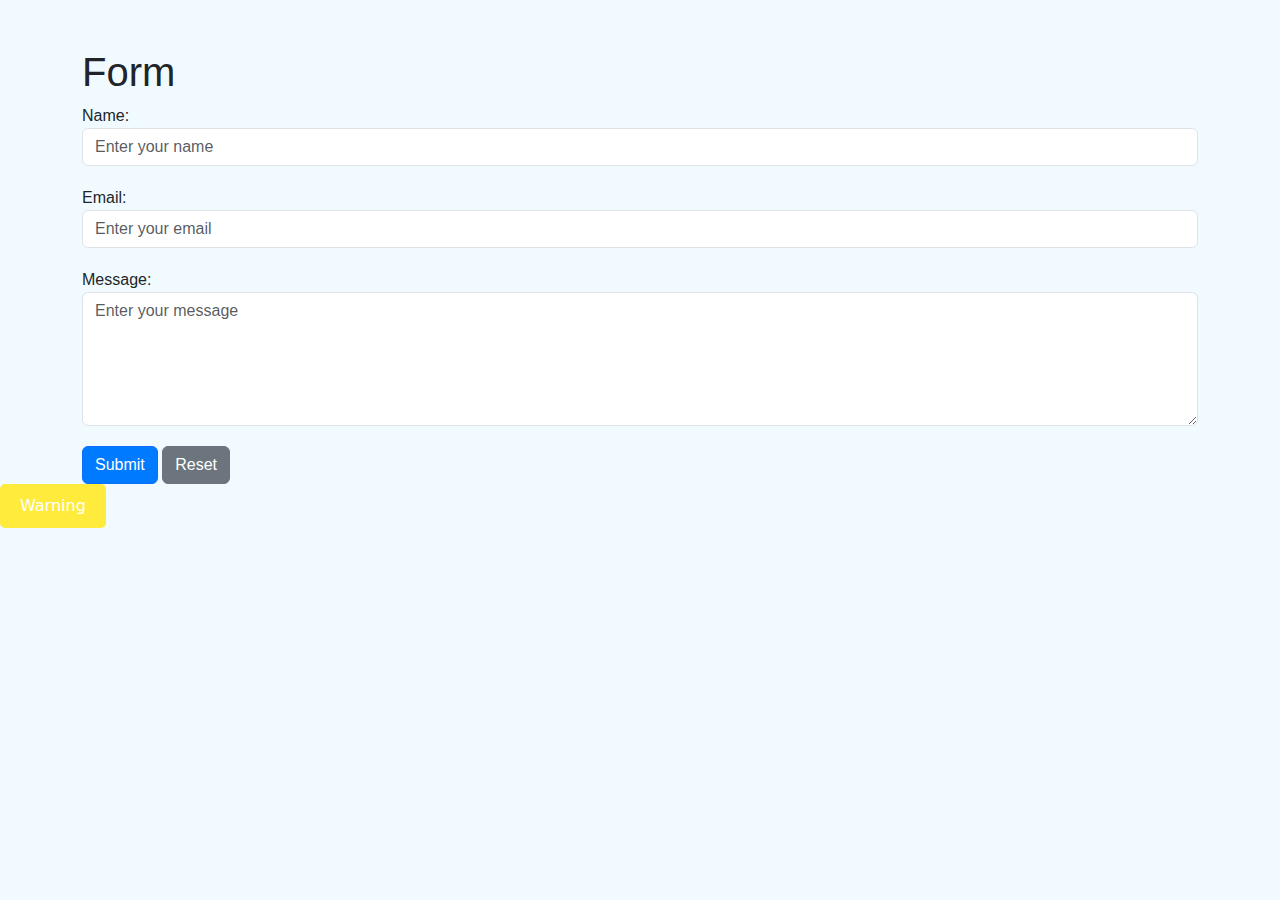
<file: form.html>
<!DOCTYPE html>
<html lang="en">
<head>
	<meta charset="UTF-8">
	<meta content="IE=edge" http-equiv="X-UA-Compatible">
	<meta content="width=device-width, initial-scale=1.0" name="viewport">
	<title> Aruzhan's Website</title>
    <link rel="stylesheet" href="https://cdn.jsdelivr.net/npm/bootstrap-icons@1.11.1/font/bootstrap-icons.css">
    <link href="https://cdn.jsdelivr.net/npm/bootstrap@5.1.0/dist/css/bootstrap.min.css" rel="stylesheet">
  <link href="https://cdnjs.cloudflare.com/ajax/libs/animate.css/3.7.2/animate.min.css" rel="stylesheet">
    <link rel="stylesheet" href="styles.css">
	<link rel="icon" href="favicon.png" type="image/x-icon">
	<link rel="stylesheet" href="https://cdnjs.cloudflare.com/ajax/libs/font-awesome/5.15.3/css/all.min.css">
	<script src="https://code.jquery.com/jquery-3.6.0.min.js"></script>
</head>
<body>
    <div class="container mt-5">
        <h1>Form</h1>
        <form>    
          <div class="form-group">
            <label for="name">Name:</label>
            <input type="text" class="form-control" id="name" placeholder="Enter your name">
          </div>      
          <div class="form-group">
            <label for="email">Email:</label>
            <input type="email" class="form-control" id="email" placeholder="Enter your email">
          </div>
          <div class="form-group">
            <label for="message">Message:</label>
            <textarea class="form-control" id="message" rows="5" placeholder="Enter your message"></textarea>
          </div>
    
          <button type="submit" class="btn btn-primary">Submit</button>
          <button type="reset" class="btn btn-secondary">Reset</button>
        </form>
      </div>  
<div class="tooltip-container" id="tooltipContainer"></div>  
<button id="myBtn">Warning</button>
<div id="myModal" class="modal">
  <div class="modal-content">
    <span class="close">&times;</span>
    <p>you have to fill out the form correctly.So that you get feedback</p>
  </div>
<script>
  var modal = document.getElementById("myModal");


var btn = document.getElementById("myBtn");


var span = document.getElementsByClassName("close")[0];


btn.onclick = function() {
  modal.style.display = "block";
}

span.onclick = function() {
  modal.style.display = "none";
}


window.onclick = function(event) {
  if (event.target == modal) {
    modal.style.display = "none";
  }
}

        function showTooltip() {
            
            const tooltip = document.createElement('div');
            tooltip.className = 'tooltip-text';
            tooltip.textContent = 'Click it!';

           
            document.getElementById('tooltipContainer').appendChild(tooltip);

            setTimeout(() => {
                tooltip.remove();
            }, 3000);
        }
        const myBtn = document.getElementById('myBtn');
        myBtn.addEventListener('mouseover', showTooltip);
    </script>
</script>
</div>
</body>
</html>
</file>
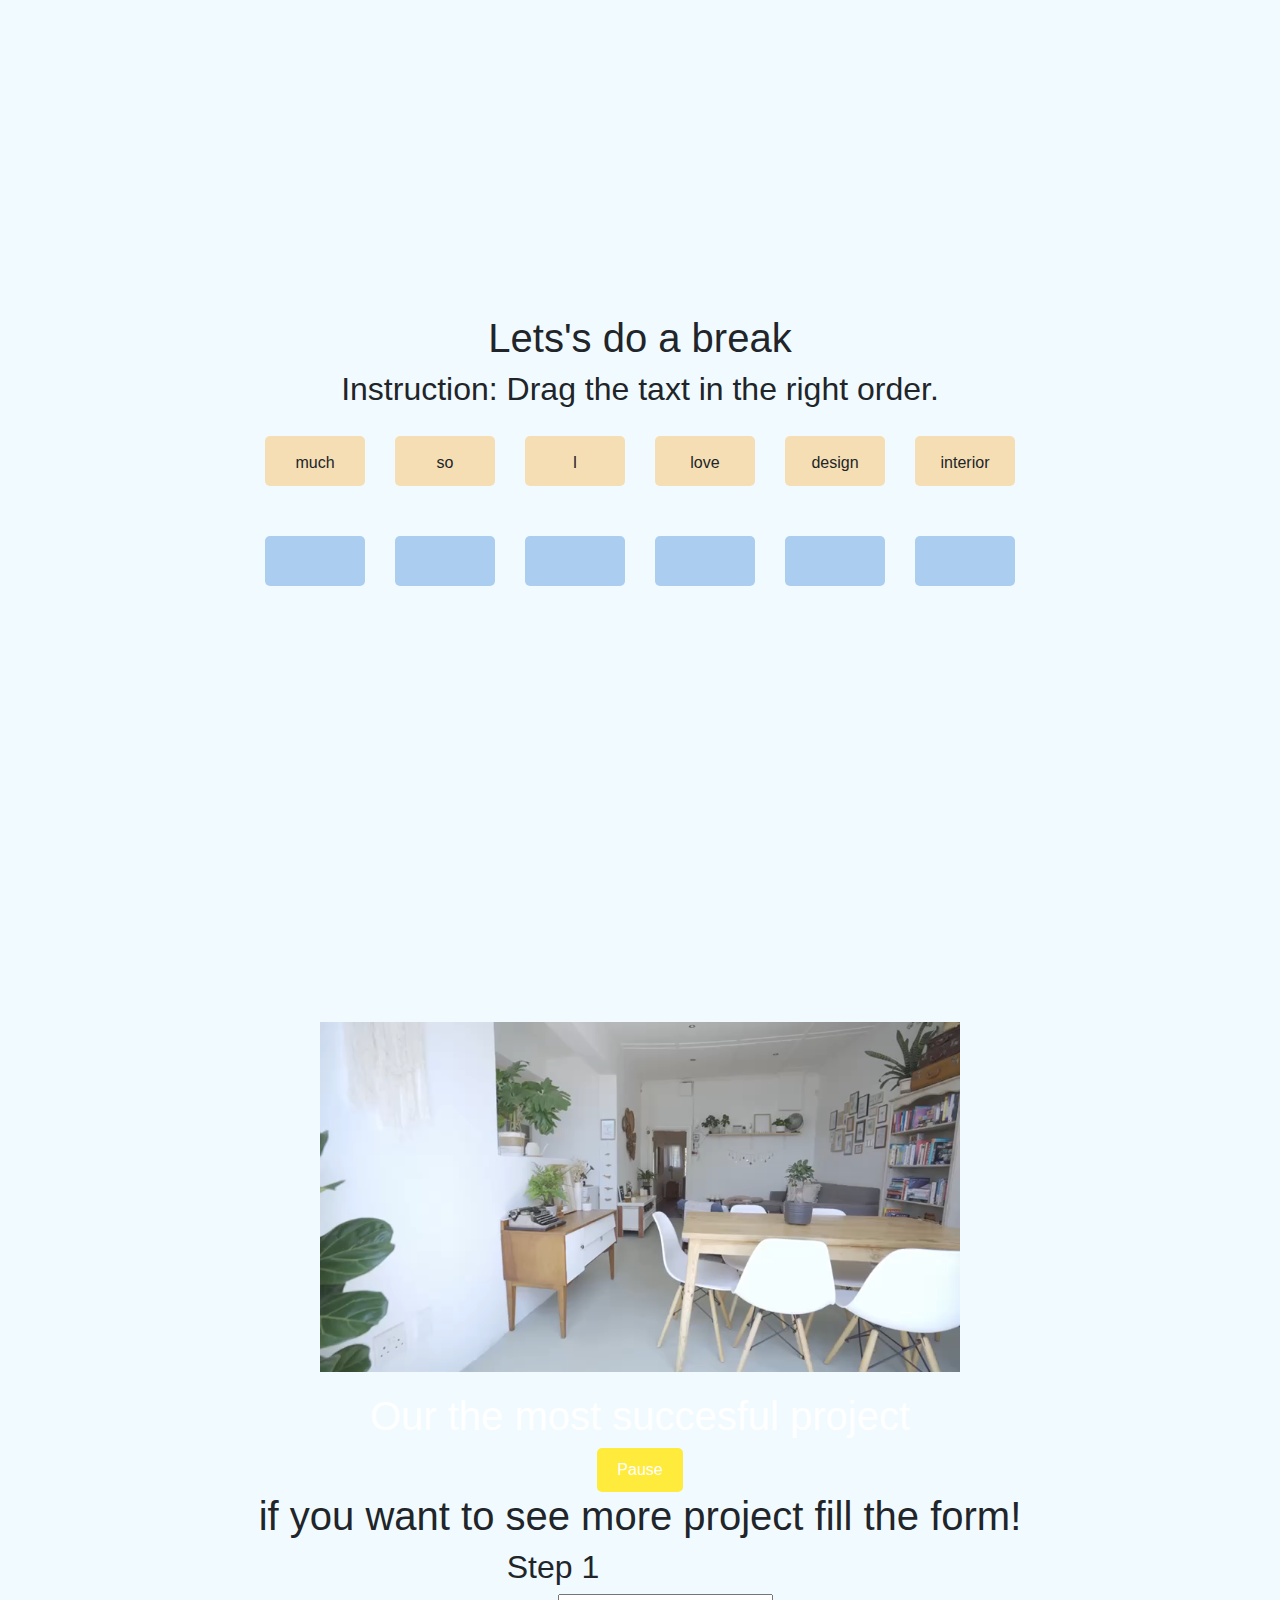
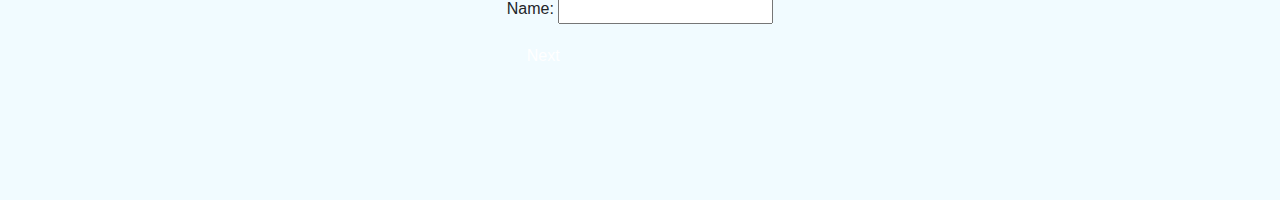
<file: news.html>
<!DOCTYPE html>
<html lang="en">
<head>
	<meta charset="UTF-8">
	<meta content="IE=edge" http-equiv="X-UA-Compatible">
	<meta content="width=device-width, initial-scale=1.0" name="viewport">
	<title> Aruzhan's Website</title>
    <link rel="stylesheet" href="https://cdn.jsdelivr.net/npm/bootstrap-icons@1.11.1/font/bootstrap-icons.css">
    <link href="https://cdn.jsdelivr.net/npm/bootstrap@5.1.0/dist/css/bootstrap.min.css" rel="stylesheet">
  <link href="https://cdnjs.cloudflare.com/ajax/libs/animate.css/3.7.2/animate.min.css" rel="stylesheet">
    <link rel="stylesheet" href="styles.css">
	<link rel="icon" href="favicon.png" type="image/x-icon">
	<link rel="stylesheet" href="https://cdnjs.cloudflare.com/ajax/libs/font-awesome/5.15.3/css/all.min.css">
	<script src="https://code.jquery.com/jquery-3.6.0.min.js"></script>
</head>
<body>
    <section>
        <h1>Lets's do a break</h1>
<h2>Instruction: Drag the taxt in the right order.</h2>
<div id="jumbledWordsWrapper">
  <span id="much" data-source-id="much" draggable="true">much</span>
  <span id="so" data-source-id="so" draggable="true">so</span>
  <span id="I" data-source-id="I" draggable="true">I</span>
  <span id="love" data-source-id="love" draggable="true">love</span>
  <span id="design" data-source-id="design" draggable="true">design</span>
  <span id="interior" data-source-id="interior" draggable="true">interior</span
</div>
<div id="orderedWordsWrapper">
  <span data-target-id="I"></span>
  <span data-target-id="love"></span>
  <span data-target-id="interior"></span>
  <span data-target-id="design"></span>
  <span data-target-id="so"></span>
  <span data-target-id="much"></span>
</div>
<script>
    const jumbledWords = document.querySelectorAll('#jumbledWordsWrapper > span');
const orderedWords = document.querySelectorAll('#orderedWordsWrapper > span');
jumbledWords.forEach(el => {
  el.addEventListener('dragstart', dragStartHandler);
  el.addEventListener('dragend', dragEndHandler);
})
orderedWords.forEach(el => {
  el.addEventListener('dragenter', dragEnterHandler);
  el.addEventListener('dragover', dragOverHandler);
  el.addEventListener('dragleave', dragLeaveHandler);
  el.addEventListener('drop', dropHandler);
})
function dragStartHandler(e) {
  e.dataTransfer.setData('text', e.target.getAttribute('data-source-id'));
  e.target.style = 'opacity: 0.3';
}
function dragEndHandler(e) {
  e.target.style = 'opacity: 1';
}
function dragEnterHandler(e) {
  e.target.style = 'border: 2px dashed gray; box-sizing: border-box; background: whitesmoke';
}
function dragOverHandler(e) {
  event.preventDefault();
}
function dragLeaveHandler(e) {
  e.target.style = 'border: none; background: #abcdef';
}
function dropHandler(e) {
  e.preventDefault();
  dragLeaveHandler(e); 
  
  const dataSourceId = e.dataTransfer.getData('text'); 
  const dataTargetId = e.target.getAttribute('data-target-id');
  
  if(dataSourceId === dataTargetId) {
    e.target.insertAdjacentHTML('afterbegin', dataSourceId);
    e.target.style = 'border: none; background: #abcdef';
    
    let sourceElemDataId = 'span[data-source-id="' + dataSourceId + '"]';
    let sourceElemSpanTag = document.querySelector(sourceElemDataId);
    
    Object.assign(sourceElemSpanTag, {
      className: 'no-longer-draggable',
      draggable: false,
    });
  }
  
}

</script>
    </section>
    <section> 
<video autoplay muted loop id="myVideo">
    <source src="doc_2023-11-23_23-19-08.mp4" type="video/mp4">
  </video>
  

  <div class="content">
    <h1>Our the most succesful project</h1>
   
    
    <button id="myBtn" onclick="myFunction()">Pause</button>
  </div>
  <h1>if you want to see more project fill the form!</h1>

  <div id="step1" class="form-step active">
      <h2>Step 1</h2>
      <label for="name">Name:</label>
      <input type="text" id="name">
      <br>
      <button onclick="nextStep()">Next</button>
  </div>
  
  <div id="step2" class="form-step">
      <h2>Step 2</h2>
      <label for="email">Email:</label>
      <input type="email" id="email">
      <br>
      <button onclick="prevStep()">Previous</button>
      <button onclick="nextStep()">Next</button>
  </div>
  
  <div id="step3" class="form-step">
      <h2>Step 3</h2>
      <label for="password">Password:</label>
      <input type="password" id="password">
      <br>
      <button onclick="prevStep()">Previous</button>
      <button onclick="submitForm()">Submit</button>
  </div>
  
    </section>
    <script>
var video = document.getElementById("myVideo");


var btn = document.getElementById("myBtn");


function myFunction() {
  if (video.paused) {
    video.play();
    btn.innerHTML = "Pause";
  } else {
    video.pause();
    btn.innerHTML = "Play";
  }
}

    let currentStep = 1;

    function nextStep() {
        if (currentStep < 3) {
            document.getElementById(`step${currentStep}`).classList.remove('active');
            currentStep++;
            document.getElementById(`step${currentStep}`).classList.add('active');
        }
    }

    function prevStep() {
        if (currentStep > 1) {
            document.getElementById(`step${currentStep}`).classList.remove('active');
            currentStep--;
            document.getElementById(`step${currentStep}`).classList.add('active');
        }
    }

    function submitForm() {
        alert('Form submitted!');
    }
</script>

</body>
</html>
</file>
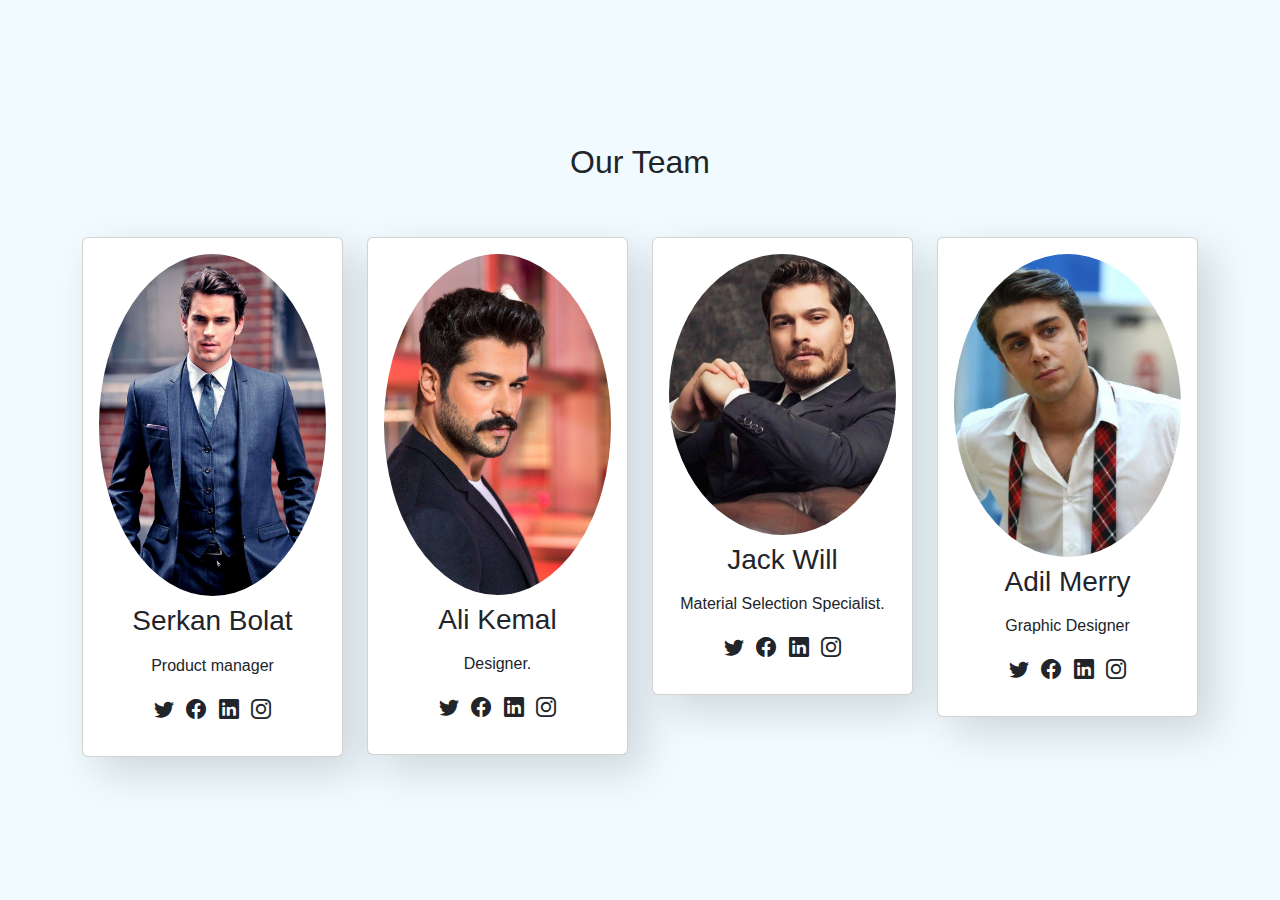
<file: team.html>
<!DOCTYPE html>
<html lang="en">
<head>
	<meta charset="UTF-8">
	<meta content="IE=edge" http-equiv="X-UA-Compatible">
	<meta content="width=device-width, initial-scale=1.0" name="viewport">
	<title> Aruzhan's Website</title>
    <link rel="stylesheet" href="https://cdn.jsdelivr.net/npm/bootstrap-icons@1.11.1/font/bootstrap-icons.css">
    <link href="https://cdn.jsdelivr.net/npm/bootstrap@5.1.0/dist/css/bootstrap.min.css" rel="stylesheet">
  <link href="https://cdnjs.cloudflare.com/ajax/libs/animate.css/3.7.2/animate.min.css" rel="stylesheet">
    <link rel="stylesheet" href="styles.css">
</head>
<body>
    <div id="message-container"></div>
    <section class="team section-padding" id="team">
		<div class="container">
			<div class="row">
				<div class="col-md-12">
					<div class="section-header text-center pb-5">
						<h2>Our Team</h2>
					</div>
				</div>
			</div>
			<div class="row">
				<div class="col-12 col-md-6 col-lg-3">
					<div class="card text-center">
						<div class="card-body">
							<img alt="person first" class="img-fluid rounded-circle" src="person1.jpg">
							<h3 class="card-title py-2">Serkan Bolat</h3>
							<p class="card-text">Product manager</p>
							<p class="socials"><i class="bi bi-twitter text-dark mx-1"></i> <i class="bi bi-facebook text-dark mx-1"></i> <i class="bi bi-linkedin text-dark mx-1"></i> <i class="bi bi-instagram text-dark mx-1"></i></p>
						</div>
					</div>
				</div>
				<div class="col-12 col-md-6 col-lg-3">
					<div class="card text-center">
						<div class="card-body">
							<img alt="second person" class="img-fluid rounded-circle" src="person2.jpg">
							<h3 class="card-title py-2">Ali Kemal</h3>
							<p class="card-text">Designer.</p>
							<p class="socials"><i class="bi bi-twitter text-dark mx-1"></i> <i class="bi bi-facebook text-dark mx-1"></i> <i class="bi bi-linkedin text-dark mx-1"></i> <i class="bi bi-instagram text-dark mx-1"></i></p>
						</div>
					</div>
				</div>
				<div class="col-12 col-md-6 col-lg-3">
					<div class="card text-center">
						<div class="card-body">
							<img alt="third person" class="img-fluid rounded-circle" src="person3.jpg">
							<h3 class="card-title py-2">Jack Will</h3>
							<p class="card-text">Material Selection Specialist.</p>
							<p class="socials"><i class="bi bi-twitter text-dark mx-1"></i> <i class="bi bi-facebook text-dark mx-1"></i> <i class="bi bi-linkedin text-dark mx-1"></i> <i class="bi bi-instagram text-dark mx-1"></i></p>
						</div>
					</div>
				</div>
				<div class="col-12 col-md-6 col-lg-3">
					<div class="card text-center">
						<div class="card-body">
							<img alt="person " class="img-fluid rounded-circle" src="person5.jpg">
							<h3 class="card-title py-2">Adil Merry</h3>
							<p class="card-text">Graphic Designer</p>
							<p class="socials"><i class="bi bi-twitter text-dark mx-1"></i> <i class="bi bi-facebook text-dark mx-1"></i> <i class="bi bi-linkedin text-dark mx-1"></i> <i class="bi bi-instagram text-dark mx-1"></i></p>
						</div>
					</div>
				</div>
			</div>
		</div>
	</section>
</body>
</html>
</file>
<file: styles.css>
* {
    font-family: 'Montserrat', sans-serif;
}

body {
    background: #f1fbff;
}

.section-padding {
    padding: 100px 0;
}

.carousel-item {
    height: 100vh;
    min-height: 300px;
}

.carousel-caption {
    bottom: 220px;
    z-index: 2;
}

.carousel-caption h5 {
    font-size: 45px;
    text-transform: uppercase;
    letter-spacing: 2px;
    margin-top: 25px;
}

.carousel-caption p {
    width: 60%;
    margin: auto;
    font-size: 18px;
    line-height: 1.9;
}

.carousel-inner:before {
    content: '';
    position: absolute;
    width: 100%;
    height: 100%;
    top: 0;
    left: 0;
    background: rgba(0, 0, 0, 0.7);
    z-index: 1;
}

.navbar .getstarted {
    background: #106eea;
    margin-left: 30px;
    border-radius: 4px;
    font-weight: 400;
    color: #fff;
    text-decoration: none;
    padding: .5rem 1rem;
    line-height: 2.3;
}

.navbar-nav a {
    font-size: 15px;
    text-transform: uppercase;
    font-weight: 500;
}

.navbar-light .navbar-brand {
    color: #000;
    font-size: 25px;
    text-transform: uppercase;
    font-weight: bold;
    letter-spacing: 2px;
}

.navbar-light .navbar-brand:focus, .navbar-light .navbar-brand:hover {
    color: #000;
}

.navbar-light .navbar-nav .nav-link {
    color: #000;
}

.navbar-light .navbar-nav .nav-link:focus, .navbar-light .navbar-nav .nav-link:hover {
    color: #000;
}

.w-100 {
    height: 100vh;
}

.navbar-toggler {
    padding: 1px 5px;
    font-size: 18px;
    line-height: 0.3;
    background: #fff;
}

.portfolio .card {
    box-shadow: 15px 15px 40px rgba(0, 0, 0, 0.15);
}

.team .card {
    box-shadow: 15px 15px 40px rgba(0, 0, 0, 0.15);
}

.services .card-body i {
    font-size: 50px;
}

.team .card-body i {
    font-size: 20px;
}

@media only screen and (min-width: 768px) and (max-width: 991px) {
    .carousel-caption {
        bottom: 370px;
    }

    .carousel-caption p {
        width: 100%;
    }

    .card {
        margin-bottom: 30px;
    }

    .img-area img {
        width: 100%;
    }
}

@media only screen and (max-width: 767px) {
    .navbar-nav {
        text-align: center;
    }

    .carousel-caption {
        bottom: 125px;
    }

    .carousel-caption h5 {
        font-size: 17px;
    }

    .carousel-caption a {
        padding: 10px 15px;
        font-size: 15px;
    }

    .carousel-caption p {
        width: 100%;
        line-height: 1.6;
        font-size: 12px;
    }

    .about-text {
        padding-top: 50px;
    }

    .card {
        margin-bottom: 30px;
    }
}


button {
    padding: 10px 20px;
    background-color: #007BFF;
    color: #fff;
    border: none;
    border-radius: 3px;
    cursor: pointer;
}

button:hover {
    background-color: #0056b3;
}

.tab-container {
    display: flex;
    flex-direction: column;
    width: 300px;
    margin: 0 auto;
}

.tab-button {
    background-color: #007BFF;
    color: #fff;
    padding: 10px 20px;
    border: none;
    cursor: pointer;
    font-size: 16px;
    margin-bottom: 5px;
}

.tab-button:hover {
    background-color: #0056b3;
}

.tab-content {
    display: none;
    padding: 15px;
    border: 1px solid #ccc;
    border-top: none;
    background-color: #f9f9f9;
}

  .form-group {
    margin-bottom: 20px; 
  }
  
  
  
  .btn-primary {
    background-color: #007bff; 
    color: #fff; 
  }
  
  .btn-secondary {
    background-color: #6c757d; 
    color: #fff; 
  }
  
 
  .form-control:focus {
    border-color: #007bff; 
    box-shadow: 0 0 0 0.2rem rgba(0, 123, 255, 0.25);
  }
   #playButton {
    background-color: white; 
    color: #333; 
    font-size: 14px; 
    padding: 6px 12px; 
    border: 1px solid #333; 
    border-radius: 5px;
    margin-right: 10px;
   }

   .nav-link:hover {
    background-color: #ffc107; 
    color: #000 !important;
    transition: background-color 0.3s ease; 
}


#jumbledWordsWrapper span {
    background: wheat;
    box-sizing: border-box;
    display: inline-block;
    width: 100px;
    height: 50px;
    padding: 15px 25px;
    margin: 0 10px;
    text-align: center;
    border-radius: 5px;
    cursor: pointer;
}

#orderedWordsWrapper span {
    background: #abcdef;
    box-sizing: border-box;
    text-align: center;
    margin-top: 20px; 
}

#jumbledWordsWrapper,
#orderedWordsWrapper {
    display: flex;
    justify-content: center;
    flex-wrap: wrap; 
    gap: 10px; 
    margin-top: 20px;
}

span.no-longer-draggable {
    cursor: not-allowed;
}

#scrollTopBtn {
    display: block;
    position: fixed;
    bottom: 20px;
    right: 20px;
    background-color: yellow;
    color: black;
    border: none;
    padding: 10px;
    border-radius: 5px;
    cursor: pointer;
    font-size: 16px;
    transition: background-color 0.3s;
}

#scrollTopBtn:hover {
    background-color: #ffeb3b; 
}

 
  #myBtn:hover {
    background: #ddd;
    color:  #ffeb3b; 
  }
  section {
    display: flex;
    flex-direction: column;
    align-items: center;
    justify-content: center;
    height: 100vh;
}

#myVideo {
    width: 50%;
    height: auto;
}

.content {
    text-align: center;
    color: white;
    margin-top: 20px;
}


#myBtn {
    background-color:  #ffeb3b; 
    color: white;
    border: none;
    padding: 10px 20px;
    font-size: 16px;
    cursor: pointer;
}
body {
    background: #f1fbff;
}
.form-step {
    display: none;
}

.form-step.active {
    display: block;
}

input {
    margin-bottom: 10px;
}

button {
    cursor: pointer;
    background-color:#f1fbff;
    color: white;
    border: none;
    padding: 10px 20px;
    border-radius: 5px;
}
.modal {
    display: none; 
    position: fixed;
    z-index: 1; 
    left: 0;
    top: 0;
    width: 100%; 
    height: 100%; 
    overflow: auto; 
    background-color: rgb(0,0,0);
    background-color: rgba(0,0,0,0.4); 
  }
  
  /* Modal Content/Box */
  .modal-content {
    background-color: #fefefe;
    margin: 15% auto; /* 15% from the top and centered */
    padding: 20px;
    border: 1px solid #888;
    width: 80%; /* Could be more or less, depending on screen size */
  }
  
  /* The Close Button */
  .close {
    color: #aaa;
    float: right;
    font-size: 28px;
    font-weight: bold;
  }
  
  .close:hover,
  .close:focus {
    color: black;
    text-decoration: none;
    cursor: pointer;
  }
</file>
